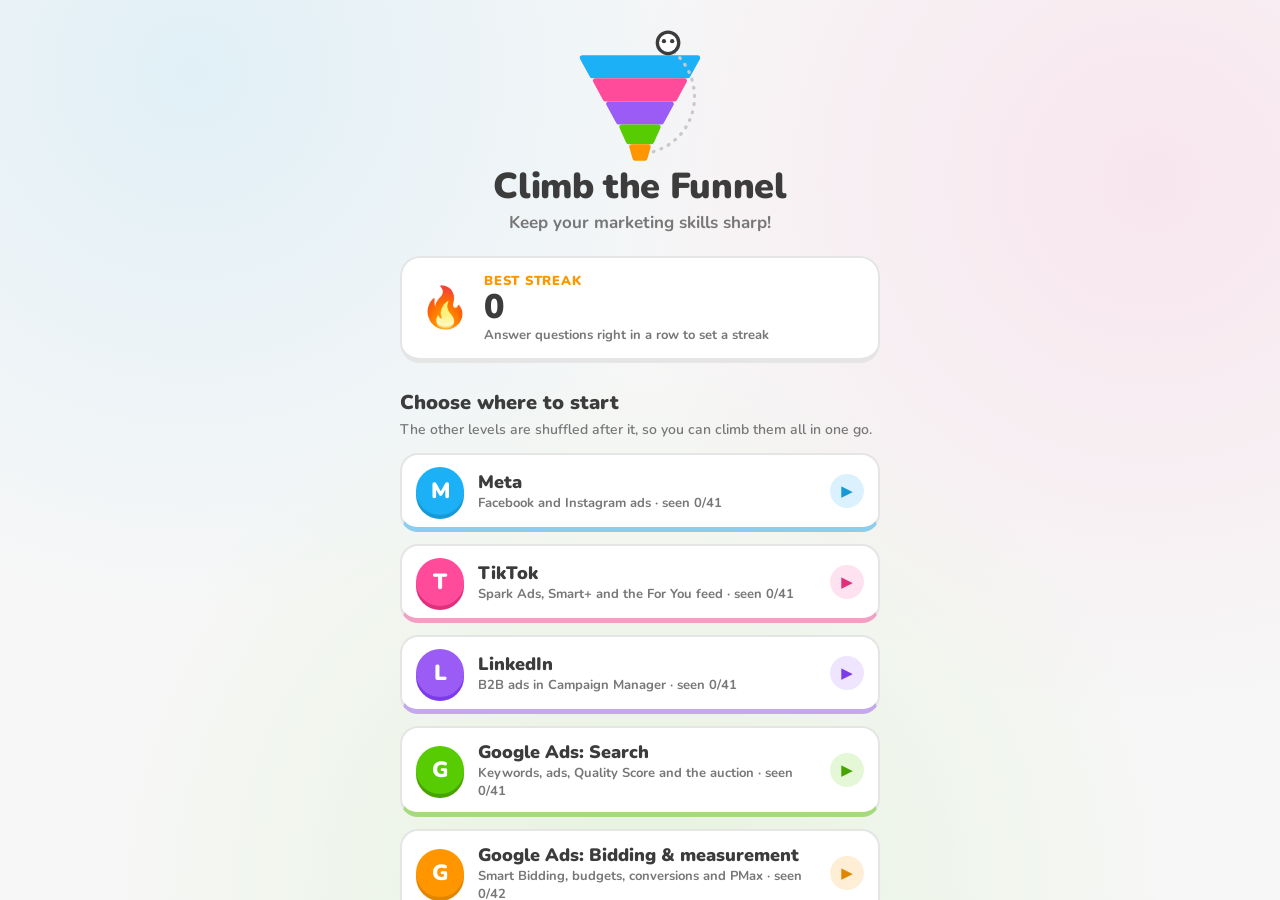
<file: index.html>
<!doctype html>
<html lang="en">
<head>
  <meta charset="utf-8">
  <meta name="viewport" content="width=device-width, initial-scale=1">
  <title>Climb the Funnel</title>
  <link rel="icon" href="data:,">
  <link rel="preconnect" href="https://fonts.googleapis.com">
  <link rel="preconnect" href="https://fonts.gstatic.com" crossorigin>
  <link href="https://fonts.googleapis.com/css2?family=Nunito:wght@600;700;800;900&display=swap" rel="stylesheet">
  <link rel="stylesheet" href="css/styles.css">
</head>
<body>
  <!-- Home screen -->
  <main class="home" id="home">
    <div class="home-inner">
      <svg class="logo" viewBox="0 -26 160 162" aria-hidden="true">
        <!-- A funnel of level colours with the playing piece hopping up to the top -->
        <g stroke-linejoin="round" stroke-width="6">
          <path d="M10 10 H150 L138 32 H22 Z" fill="#1cb0f6" stroke="#1cb0f6"/>
          <path d="M26 38 H134 L122 60 H38 Z" fill="#ff4b9a" stroke="#ff4b9a"/>
          <path d="M42 66 H118 L106 88 H54 Z" fill="#9b5cf6" stroke="#9b5cf6"/>
          <path d="M58 94 H102 L94 112 H66 Z" fill="#58cc02" stroke="#58cc02"/>
          <path d="M70 118 H90 L86 132 H74 Z" fill="#ff9600" stroke="#ff9600"/>
        </g>
        <path d="M96 124 C150 108 164 40 120 2" fill="none" stroke="#c9c9c9" stroke-width="4" stroke-linecap="round" stroke-dasharray="1 9"/>
        <circle cx="114" cy="-8" r="13" fill="#fff" stroke="#3c3c3c" stroke-width="4"/>
        <circle cx="109" cy="-10" r="2.6" fill="#3c3c3c"/>
        <circle cx="119" cy="-10" r="2.6" fill="#3c3c3c"/>
      </svg>
      <h1 class="home-title">Climb the Funnel</h1>
      <p class="home-tagline">Keep your marketing skills sharp!</p>

      <section class="best-card" id="bestCard" aria-live="polite">
        <div class="best-flame" aria-hidden="true">🔥</div>
        <div class="best-text">
          <div class="best-label">Best streak <span class="best-new" id="bestNew" hidden>New best!</span></div>
          <div class="best-value" id="bestValue">0</div>
          <div class="best-sub" id="bestSub">Answer questions right in a row to set a streak</div>
        </div>
      </section>

      <h2 class="home-heading">Choose where to start</h2>
      <p class="home-hint">The other levels are shuffled after it, so you can climb them all in one go.</p>
      <div class="level-cards" id="levelCards"></div>
    </div>
  </main>

  <!-- Game screen -->
  <div class="play" id="play" hidden>
    <header class="hud">
      <button class="btn-home" id="homeBtn" type="button" aria-label="Home">🏠</button>
      <div class="hud-level" id="hudLevel">Loading…</div>
      <div class="progress" aria-label="Level progress">
        <div class="progress-fill" id="progressFill"></div>
      </div>
      <div class="hud-streak" id="hudStreak" title="Current streak of correct answers">🔥 0</div>
    </header>

    <main class="scroller" id="scroller">
      <div class="path" id="path"></div>
    </main>

    <footer class="dock">
      <div class="dock-msg" id="dockMsg">Roll the dice to start!</div>
      <button class="btn btn-roll" id="rollBtn" type="button" aria-label="Roll the dice">
        <span class="die" id="die" aria-hidden="true"></span>
        <span class="btn-roll-label">Roll</span>
      </button>
    </footer>
  </div>

  <!-- "Next up" moment between levels -->
  <div class="toast" id="toast" hidden aria-live="polite"></div>

  <!-- Question sheet -->
  <div class="sheet-backdrop" id="sheet" hidden>
    <section class="sheet" role="dialog" aria-modal="true" aria-labelledby="qPrompt">
      <div class="sheet-body">
        <div class="q-tags" id="qTags"></div>
        <h2 class="q-prompt" id="qPrompt"></h2>
        <div class="q-options" id="qOptions" role="radiogroup"></div>
      </div>
      <div class="feedback" id="feedback">
        <div class="feedback-inner">
          <div class="feedback-text">
            <div class="feedback-title" id="fbTitle"></div>
            <div class="feedback-missed" id="fbMissed" hidden></div>
            <p class="feedback-expl" id="fbExpl"></p>
            <a class="feedback-src" id="fbSrc" target="_blank" rel="noopener">Source ↗</a>
          </div>
          <button class="btn btn-check" id="checkBtn" type="button" disabled>Check</button>
        </div>
      </div>
    </section>
  </div>

  <!-- Level complete -->
  <div class="modal-backdrop" id="complete" hidden>
    <section class="modal" role="dialog" aria-modal="true" aria-labelledby="completeTitle">
      <div class="modal-trophy" id="modalIcon" aria-hidden="true">🏆</div>
      <h2 id="completeTitle">Level complete!</h2>
      <p id="completeText"></p>
      <div class="modal-actions" id="completeActions"></div>
    </section>
  </div>

  <!-- Dice roll -->
  <div class="dice-stage" id="diceStage" hidden aria-hidden="true">
    <div class="dice-backdrop" id="diceBackdrop"></div>
    <div class="dice-spot">
      <div class="dice-shadow" id="diceShadow"></div>
      <div class="dice-throw" id="diceThrow">
        <div class="cube" id="cube"></div>
      </div>
      <div class="dice-label" id="diceLabel"></div>
    </div>
  </div>



  <script src="js/ml.js"></script>
  <script src="data/manifest.js"></script>
  <script src="js/logic.js"></script>
  <script src="js/path.js"></script>
  <script src="js/storage.js"></script>
  <script src="js/fx.js"></script>
  <script src="js/board.js"></script>
  <script src="js/app.js"></script>
</body>
</html>
</file>
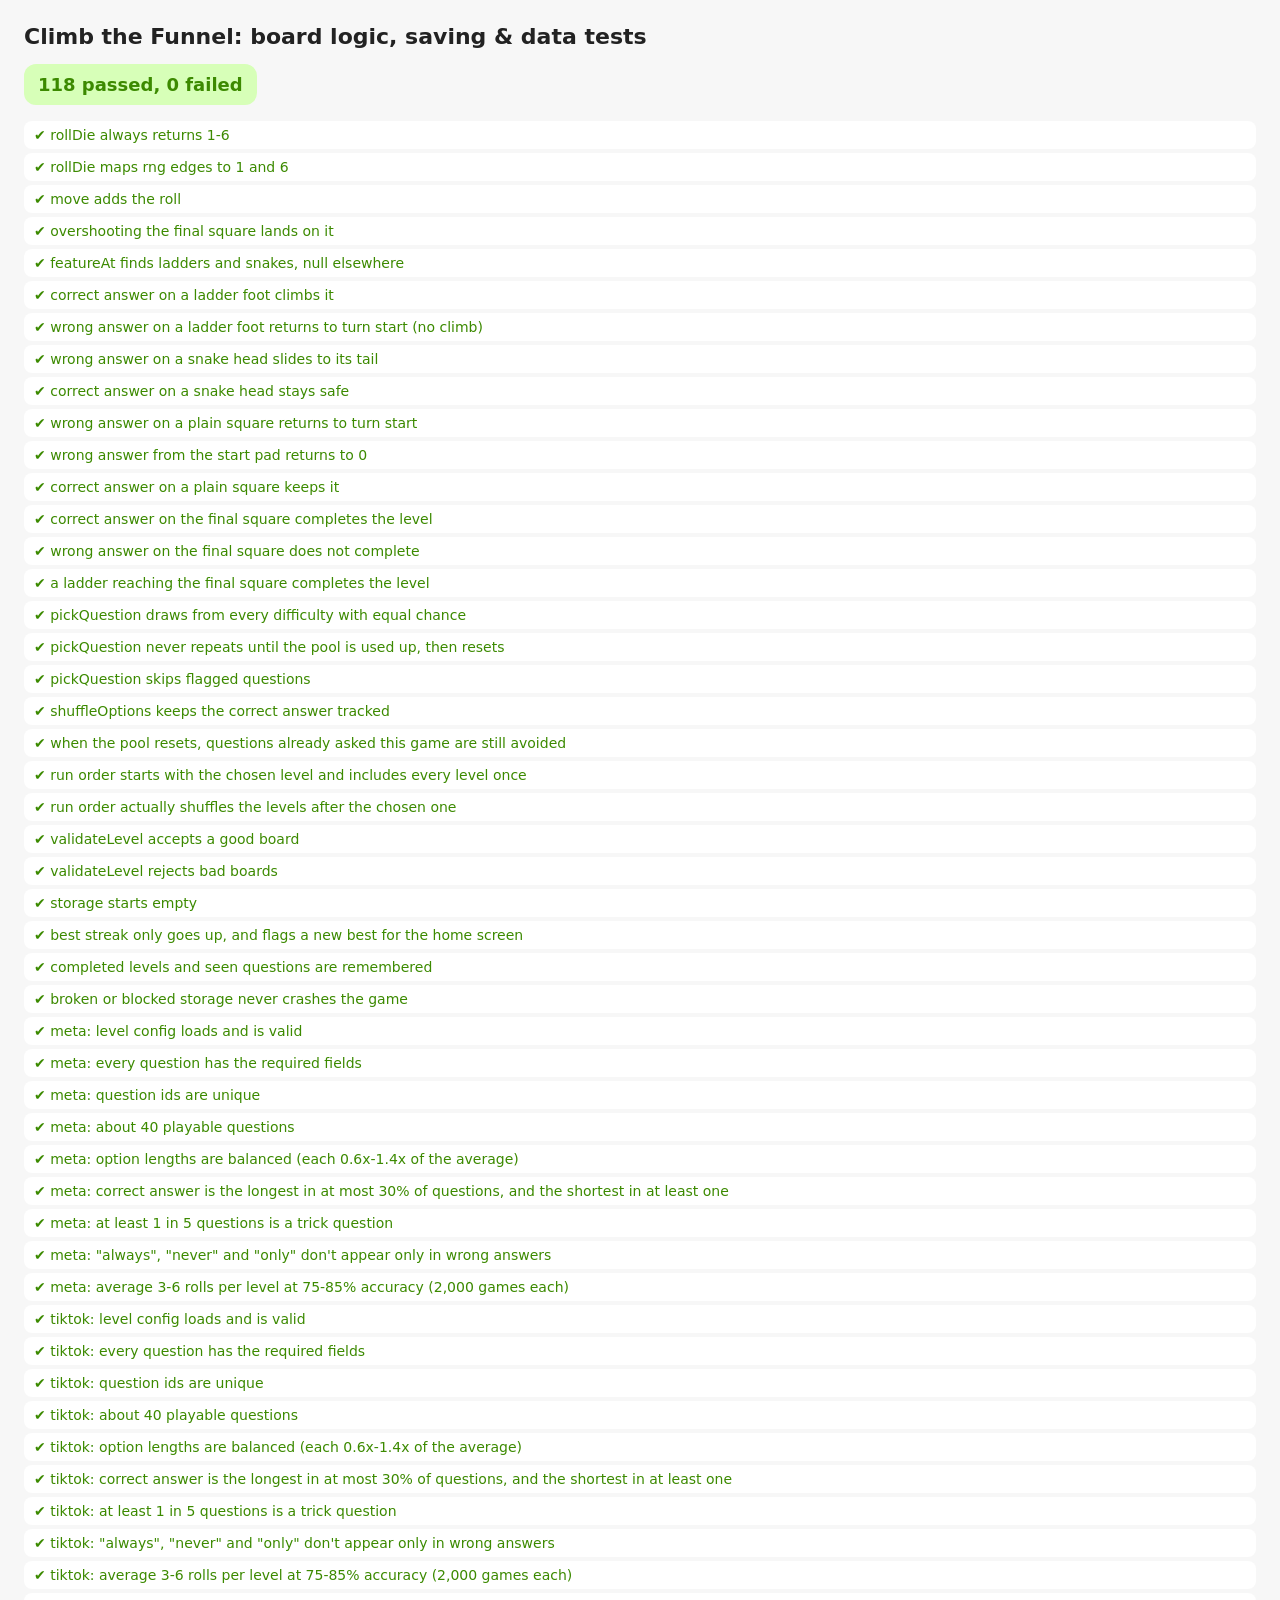
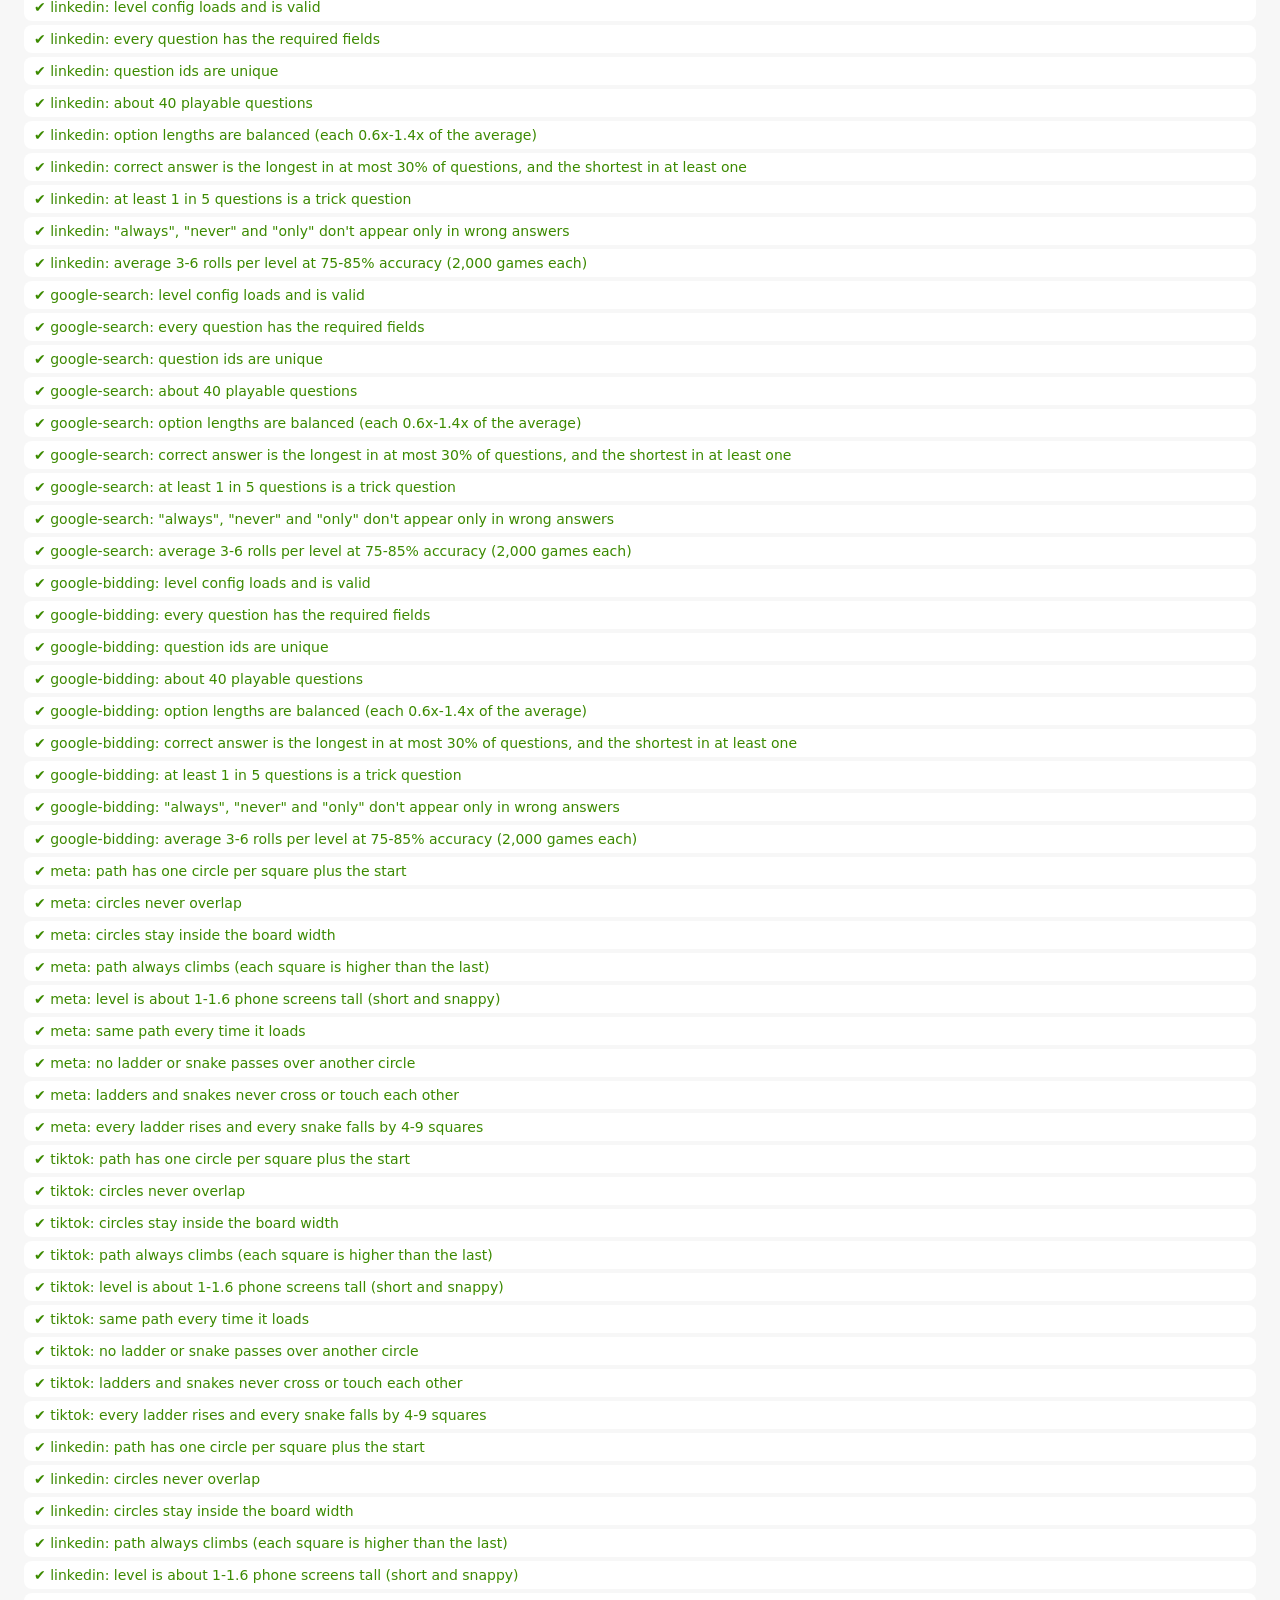
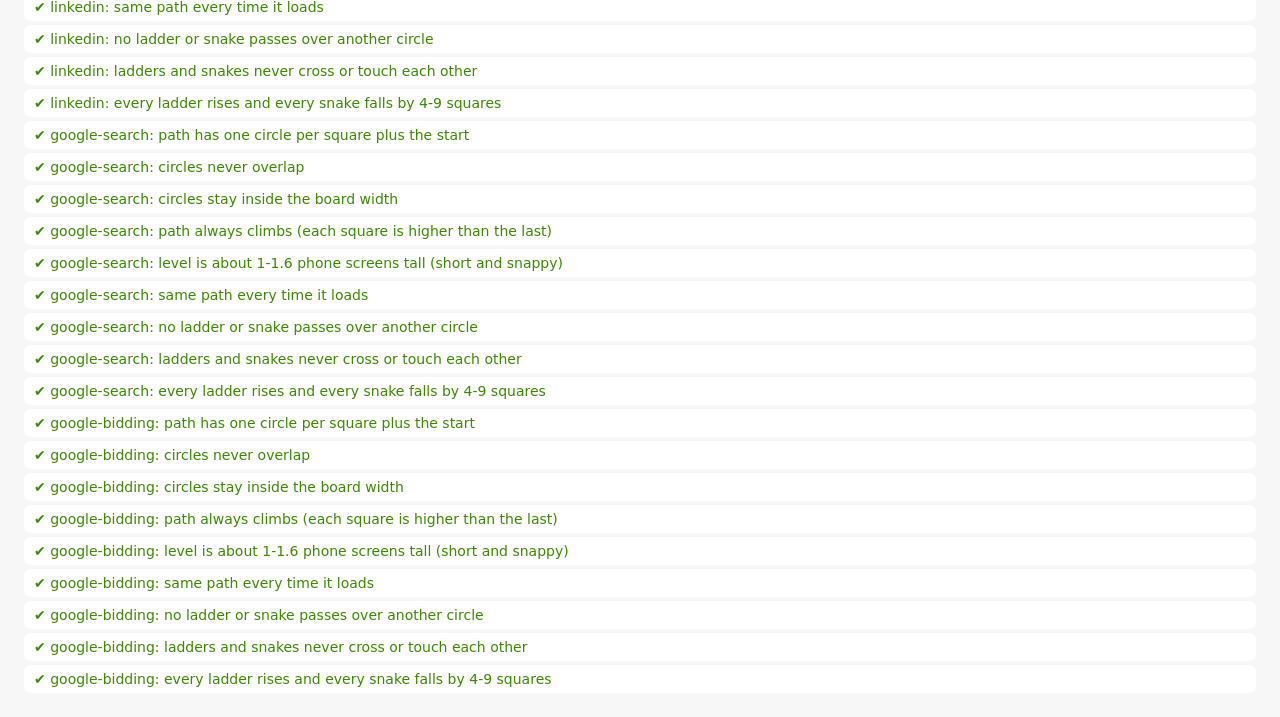
<file: tests.html>
<!doctype html>
<html lang="en">
<head>
  <meta charset="utf-8">
  <meta name="viewport" content="width=device-width, initial-scale=1">
  <title>Climb the Funnel tests</title>
  <link rel="icon" href="data:,">
  <style>
    body { font-family: system-ui, sans-serif; margin: 24px; background: #f7f7f7; color: #222; }
    h1 { font-size: 22px; }
    #summary { font-weight: 800; font-size: 18px; padding: 10px 14px; border-radius: 12px; display: inline-block; }
    #summary.pass { background: #d7ffb8; color: #3c8a00; }
    #summary.fail { background: #ffdfe0; color: #c62828; }
    ul { list-style: none; padding: 0; }
    li { padding: 6px 10px; margin: 4px 0; border-radius: 8px; background: #fff; font-size: 14px; }
    li.pass { color: #3c8a00; }
    li.fail { color: #c62828; background: #ffdfe0; font-weight: 700; }
  </style>
</head>
<body>
  <h1>Climb the Funnel: board logic, saving &amp; data tests</h1>
  <div id="summary">Running…</div>
  <ul id="results"></ul>

  <script src="js/ml.js"></script>
  <script src="data/manifest.js"></script>
  <script src="js/logic.js"></script>
  <script src="js/path.js"></script>
  <script src="js/storage.js"></script>
  <script src="tests/runner.js"></script>
  <script src="tests/logic.test.js"></script>
  <script src="tests/storage.test.js"></script>
  <script>
    ML.loadLevels().then(function () {
      return ML.loadScript('tests/data.test.js');
    }).then(function () {
      return ML.loadScript('tests/path.test.js');
    }).then(runTests).catch(function (err) {
      document.getElementById('summary').textContent = err.message;
      document.getElementById('summary').className = 'fail';
    });
  </script>
</body>
</html>
</file>
<file: css/styles.css>
/* ===== Tokens ===== */
:root {
  --green: #58cc02;
  --green-dark: #46a302;
  --green-bg: #d7ffb8;
  --red: #ff4b4b;
  --red-dark: #ea2b2b;
  --red-bg: #ffdfe0;
  --blue: #1cb0f6;
  --yellow: #ffc800;
  --ink: #3c3c3c;
  --ink-soft: #777;
  --line: #e5e5e5;
  --bg: #f7f7f7;
  --card: #fff;
  --theme: var(--blue);
  --theme-dark: #1899d6;
  --radius: 16px;
  --font: 'Nunito', ui-rounded, 'Segoe UI', system-ui, sans-serif;
}

* { box-sizing: border-box; }
html, body { height: 100%; }
body {
  margin: 0;
  font-family: var(--font);
  font-weight: 700;
  color: var(--ink);
  background: var(--bg);
  display: flex;
  flex-direction: column;
  overflow: hidden;
}
button { font-family: inherit; }

/* ===== HUD ===== */
.hud {
  display: flex;
  align-items: center;
  gap: 12px;
  padding: 12px 16px;
  background: var(--card);
  border-bottom: 2px solid var(--line);
  z-index: 5;
}
.hud-level {
  font-weight: 900;
  color: #fff;
  background: var(--theme);
  padding: 6px 12px;
  border-radius: 12px;
  white-space: nowrap;
  font-size: 15px;
}
.progress {
  flex: 1;
  height: 16px;
  background: var(--line);
  border-radius: 999px;
  overflow: hidden;
}
.progress-fill {
  height: 100%;
  width: 0;
  background: var(--theme);
  border-radius: 999px;
  transition: width 0.4s ease;
}
.hud-streak { color: #ff9600; white-space: nowrap; font-size: 16px; font-weight: 900; }
.btn-home {
  flex: none;
  width: 40px;
  height: 40px;
  border-radius: 12px;
  border: 2px solid var(--line);
  border-bottom-width: 4px;
  background: var(--card);
  font-size: 19px;
  line-height: 1;
  cursor: pointer;
  display: flex;
  align-items: center;
  justify-content: center;
}
.btn-home:active { transform: translateY(2px); border-bottom-width: 2px; }

/* ===== Screens ===== */
.play { flex: 1; min-height: 0; display: flex; flex-direction: column; }
.play[hidden], .home[hidden] { display: none; }

/* ===== Home ===== */
.home {
  flex: 1;
  overflow-y: auto;
  padding: 28px 16px 40px;
  background:
    radial-gradient(circle at 15% 8%, rgba(28,176,246,0.10), transparent 40%),
    radial-gradient(circle at 90% 20%, rgba(255,75,154,0.10), transparent 40%),
    radial-gradient(circle at 50% 100%, rgba(88,204,2,0.10), transparent 50%),
    var(--bg);
}
.home-inner { max-width: 480px; margin: 0 auto; text-align: center; }
.logo { width: 132px; height: auto; display: block; margin: 0 auto 6px; animation: logo-bob 2.4s ease-in-out infinite; }
@keyframes logo-bob { 50% { transform: translateY(-5px); } }
.home-title { font-size: 36px; font-weight: 900; line-height: 1.05; margin: 4px 0 6px; letter-spacing: -0.01em; }
.home-tagline { margin: 0 0 22px; font-size: 17px; color: var(--ink-soft); }

.best-card {
  display: flex;
  align-items: center;
  gap: 14px;
  text-align: left;
  background: var(--card);
  border: 2px solid var(--line);
  border-bottom-width: 5px;
  border-radius: 20px;
  padding: 14px 18px;
  margin-bottom: 26px;
}
.best-flame { font-size: 40px; line-height: 1; }
.best-label { font-size: 13px; font-weight: 900; text-transform: uppercase; letter-spacing: 0.06em; color: #ff9600; }
.best-value { font-size: 34px; font-weight: 900; line-height: 1.05; }
.best-sub { font-size: 13px; color: var(--ink-soft); }
.best-new {
  display: inline-block;
  margin-left: 6px;
  background: #ff9600;
  color: #fff;
  border-radius: 999px;
  padding: 2px 8px;
  font-size: 11px;
  animation: pop-in 0.5s cubic-bezier(.3,1.6,.5,1);
}
.best-new[hidden] { display: none; }
@keyframes pop-in { from { transform: scale(0.3); opacity: 0; } }

.home-heading { font-size: 20px; font-weight: 900; margin: 0 0 4px; text-align: left; }
.home-hint { margin: 0 0 14px; font-size: 14px; color: var(--ink-soft); text-align: left; font-weight: 600; }
.level-cards { display: flex; flex-direction: column; gap: 12px; }
.level-card {
  display: flex;
  align-items: center;
  gap: 14px;
  width: 100%;
  text-align: left;
  background: var(--card);
  border: 2px solid var(--line);
  border-bottom: 5px solid color-mix(in srgb, var(--theme) 45%, var(--line));
  border-radius: 18px;
  padding: 12px 14px;
  cursor: pointer;
  color: var(--ink);
  transition: transform 0.08s;
}
.level-card:hover { border-color: color-mix(in srgb, var(--theme) 40%, var(--line)); }
.level-card:active { transform: translateY(3px); border-bottom-width: 2px; }
.level-card-badge {
  flex: none;
  width: 48px;
  height: 48px;
  border-radius: 50%;
  background: var(--theme);
  box-shadow: 0 4px 0 var(--theme-dark);
  color: #fff;
  font-size: 22px;
  font-weight: 900;
  display: flex;
  align-items: center;
  justify-content: center;
}
.level-card-text { flex: 1; min-width: 0; display: flex; flex-direction: column; }
.level-card-name { font-size: 18px; font-weight: 900; }
.level-card-sub { font-size: 13px; color: var(--ink-soft); font-weight: 700; }
.level-card-side {
  flex: none;
  width: 34px;
  height: 34px;
  border-radius: 50%;
  background: color-mix(in srgb, var(--theme) 16%, #fff);
  color: var(--theme-dark);
  display: flex;
  align-items: center;
  justify-content: center;
  font-size: 15px;
  font-weight: 900;
}
.level-card-side.done { background: var(--theme); color: #fff; }

/* ===== "Next up" moment between levels ===== */
.toast {
  position: fixed;
  left: 50%;
  top: 38%;
  transform: translate(-50%, -50%);
  z-index: 22;
  background: var(--card);
  border: 2px solid var(--line);
  border-bottom: 6px solid var(--theme-dark);
  border-radius: 22px;
  padding: 18px 26px;
  text-align: center;
  width: max-content;
  max-width: calc(100% - 32px);
  animation: pop-in 0.35s cubic-bezier(.3,1.6,.5,1);
}
.toast[hidden] { display: none; }
.toast-title { font-size: 22px; font-weight: 900; }
.toast-sub { font-size: 16px; color: var(--theme-dark); margin-top: 4px; }

/* ===== Board path ===== */
.scroller {
  flex: 1;
  overflow-y: auto;
  overflow-x: hidden;
  padding: 16px;
}
.path {
  max-width: 480px;
  margin: 0 auto;
  display: flex;
  flex-direction: column-reverse; /* Level 1 at the bottom, climbing up */
}
.section { --theme: var(--blue); }

/* The board is as tall as its winding path; sizes inside use container units (cqi = 1% of board width). */
.board {
  position: relative;
  width: 100%;
  container-type: inline-size;
}
.trail, .overlay, .stones {
  position: absolute;
  inset: 0;
  width: 100%;
  height: 100%;
  pointer-events: none;
}
.trail-line {
  fill: none;
  stroke: color-mix(in srgb, var(--theme) 28%, #fff);
  stroke-width: 9;
  stroke-linecap: round;
  stroke-linejoin: round;
  stroke-dasharray: 1 22;
}

/* Stones: chunky raised circles, all in the level's one theme colour.
   Ahead = light tint of the theme; passed = full theme colour. */
.stone {
  position: absolute;
  width: 15.333%; /* 92 of 600 board units */
  aspect-ratio: 1;
}
.stone-face {
  width: 100%;
  height: 100%;
  border-radius: 50%;
  background: color-mix(in srgb, var(--theme) 30%, #fff);
  box-shadow: 0 1.3cqi 0 color-mix(in srgb, var(--theme) 50%, #fff),
              inset 0 -0.8cqi 0 rgba(0,0,0,0.06);
  color: color-mix(in srgb, var(--theme-dark) 85%, #000);
  display: flex;
  align-items: center;
  justify-content: center;
  font-size: 5.2cqi;
  font-weight: 900;
  transition: background 0.3s, box-shadow 0.3s, color 0.3s;
}
.stone.passed .stone-face {
  background: var(--theme);
  box-shadow: 0 1.3cqi 0 var(--theme-dark), inset 0 -0.8cqi 0 rgba(0,0,0,0.08);
  color: #fff;
}
.stone.start .stone-face {
  background: #fff;
  box-shadow: 0 1.3cqi 0 color-mix(in srgb, var(--theme) 50%, #fff), inset 0 0 0 0.8cqi var(--theme);
  color: var(--theme-dark);
  font-size: 4.2cqi;
}
.stone.final .stone-face {
  background: var(--yellow);
  box-shadow: 0 1.3cqi 0 #e0a800;
  color: #fff;
  font-size: 7cqi;
}
.stone-badge {
  position: absolute;
  right: -8%;
  top: -8%;
  width: 42%;
  aspect-ratio: 1;
  border-radius: 50%;
  border: 0.6cqi solid #fff;
  display: flex;
  align-items: center;
  justify-content: center;
}
.stone-badge svg { width: 72%; height: 72%; }
.stone-badge-ladder { background: var(--green); }
.stone-badge-snake { background: var(--red); }

/* Level banner: where the path enters a level */
.banner {
  margin: 4px 0 10px;
  padding: 14px 18px;
  border-radius: var(--radius);
  background: var(--theme);
  box-shadow: 0 5px 0 var(--theme-dark);
  color: #fff;
}
.banner-title { font-size: 18px; font-weight: 900; line-height: 1.15; }
.banner-sub { font-size: 13px; opacity: 0.9; }

/* Playing piece: the outer element moves; the body hops and squashes. */
.token {
  position: absolute;
  width: 9.5cqi;
  aspect-ratio: 1;
  transform: translate(-50%, -62%);
  z-index: 3;
  pointer-events: none;
}
.token-body {
  width: 100%;
  height: 100%;
  border-radius: 50%;
  background: #fff;
  border: 0.9cqi solid var(--ink);
  box-shadow: 0 1cqi 0 rgba(0,0,0,0.25);
  transform-origin: 50% 100%;
  position: relative;
}
/* Two little eyes for a bit of character. */
.token-body::before, .token-body::after {
  content: '';
  position: absolute;
  top: 34%;
  width: 18%;
  height: 26%;
  border-radius: 50%;
  background: var(--ink);
}
.token-body::before { left: 26%; }
.token-body::after { right: 26%; }

/* ===== Dock ===== */
.dock {
  display: flex;
  align-items: center;
  gap: 12px;
  padding: 12px 16px calc(12px + env(safe-area-inset-bottom));
  background: var(--card);
  border-top: 2px solid var(--line);
  z-index: 5;
}
.dock-msg { flex: 1; font-size: 15px; color: var(--ink-soft); }

.btn {
  border: 0;
  border-radius: var(--radius);
  font-weight: 900;
  font-size: 17px;
  text-transform: uppercase;
  letter-spacing: 0.03em;
  padding: 14px 22px;
  cursor: pointer;
  color: #fff;
}
.btn:disabled { cursor: default; opacity: 0.5; }
.btn-roll {
  background: var(--green);
  display: flex;
  align-items: center;
  gap: 10px;
}

/* Die face: 3x3 pip grid */
.die {
  width: 34px;
  height: 34px;
  background: #fff;
  border-radius: 8px;
  display: grid;
  grid-template: repeat(3, 1fr) / repeat(3, 1fr);
  padding: 4px;
}
.pip { width: 7px; height: 7px; border-radius: 50%; background: var(--ink); place-self: center; }

/* ===== Question sheet ===== */
.sheet-backdrop, .modal-backdrop {
  position: fixed;
  inset: 0;
  background: rgba(0,0,0,0.35);
  display: flex;
  align-items: flex-end;
  justify-content: center;
  z-index: 20;
}
.sheet-backdrop[hidden], .modal-backdrop[hidden] { display: none; }
.sheet {
  width: 100%;
  max-width: 640px;
  max-height: 92vh;
  background: var(--card);
  border-radius: 24px 24px 0 0;
  display: flex;
  flex-direction: column;
  overflow-y: auto;
}
.sheet-body { padding: 20px 16px 8px; }
.q-tags { display: flex; flex-wrap: wrap; gap: 6px; margin-bottom: 10px; }
.tag {
  font-size: 12px;
  font-weight: 800;
  padding: 4px 10px;
  border-radius: 999px;
  background: var(--bg);
  color: var(--ink-soft);
}
.tag-ladder { background: var(--green-bg); color: var(--green-dark); }
.tag-snake { background: var(--red-bg); color: var(--red-dark); }
.tag-final { background: #fff4c2; color: #9a7200; }
.q-prompt { font-size: 20px; font-weight: 800; line-height: 1.35; margin: 0 0 14px; }
.q-not { color: var(--red-dark); text-decoration: underline; text-decoration-thickness: 3px; text-underline-offset: 3px; }
.q-options { display: flex; flex-direction: column; gap: 10px; }
.option {
  text-align: left;
  font-size: 16px;
  font-weight: 700;
  color: var(--ink);
  background: var(--card);
  border: 2px solid var(--line);
  border-bottom-width: 4px;
  border-radius: 14px;
  padding: 12px 14px;
  cursor: pointer;
}
.option.selected { border-color: var(--blue); background: #ddf4ff; color: #1899d6; }
.option.correct { border-color: var(--green); background: var(--green-bg); color: var(--green-dark); }
.option.wrong { border-color: var(--red); background: var(--red-bg); color: var(--red-dark); }
.option:disabled { cursor: default; }

.feedback {
  position: sticky;
  bottom: 0;
  background: var(--card);
  border-top: 2px solid var(--line);
  padding: 14px 16px calc(14px + env(safe-area-inset-bottom));
}
.feedback-inner { display: flex; flex-direction: column; gap: 12px; }
.feedback-text { display: none; }
.feedback.is-correct { background: var(--green-bg); border-top-color: transparent; }
.feedback.is-wrong { background: var(--red-bg); border-top-color: transparent; }
.feedback.is-correct .feedback-text, .feedback.is-wrong .feedback-text { display: block; }
.feedback-title { font-size: 22px; font-weight: 900; }
.is-correct .feedback-title { color: var(--green-dark); }
.is-wrong .feedback-title { color: var(--red-dark); }
.feedback-missed { margin-top: 6px; font-size: 15px; color: var(--red-dark); }
.feedback-expl { margin: 6px 0; font-size: 15px; font-weight: 600; line-height: 1.45; }
.feedback-src { font-size: 13px; color: inherit; opacity: 0.75; }
.btn-check { background: var(--green); width: 100%; }
.is-wrong .btn-check { background: var(--red); }

/* ===== Modal ===== */
.modal-backdrop { align-items: center; padding: 16px; }
.modal {
  background: var(--card);
  border-radius: 24px;
  padding: 28px 22px 22px;
  width: 100%;
  max-width: 400px;
  text-align: center;
}
.modal h2 { margin: 6px 0; font-size: 26px; font-weight: 900; }
.modal p { color: var(--ink-soft); margin: 0 0 18px; }
.modal-trophy { font-size: 56px; }
.modal-actions { display: flex; flex-direction: column; gap: 10px; }
.btn-primary { background: var(--green); }
.btn-secondary { background: var(--card); color: var(--blue); border: 2px solid var(--line); }

/* ===== Dice roll ===== */
.dice-stage {
  position: fixed;
  inset: 0;
  z-index: 25;
  display: flex;
  align-items: center;
  justify-content: center;
}
.dice-stage[hidden] { display: none; }
.dice-backdrop { position: absolute; inset: 0; background: rgba(20, 30, 50, 0.25); }
.dice-spot {
  --size: 110px;
  --half: 55px;
  position: relative;
  width: var(--size);
  height: var(--size);
  perspective: 700px;
}
/* preserve-3d all the way down so perspective reaches the cube and faces sort correctly */
.dice-throw { width: 100%; height: 100%; transform-style: preserve-3d; }
.cube {
  position: relative;
  width: 100%;
  height: 100%;
  transform-style: preserve-3d;
}
.cube-core {
  position: absolute;
  inset: 0;
  background: #dcdcdc;
}
.cube-face {
  position: absolute;
  inset: 0;
  background: #fff;
  border-radius: 18px;
  border: 4px solid #dcdcdc;
  box-shadow: inset 0 -8px 0 #ededed;
  display: grid;
  grid-template: repeat(3, 1fr) / repeat(3, 1fr);
  padding: 14px;
  backface-visibility: hidden;
}
.cube-pip { width: 20px; height: 20px; border-radius: 50%; background: var(--theme, #1cb0f6); place-self: center; }
.dice-shadow {
  position: absolute;
  left: 10%; right: 10%;
  bottom: -26px;
  height: 18px;
  border-radius: 50%;
  background: rgba(0,0,0,0.25);
  filter: blur(3px);
}
.dice-label {
  position: absolute;
  left: 50%;
  top: calc(100% + 34px);
  transform: translateX(-50%) scale(0.5);
  opacity: 0;
  font-size: 44px;
  font-weight: 900;
  color: #fff;
  -webkit-text-stroke: 2px rgba(0,0,0,0.15);
  text-shadow: 0 4px 0 rgba(0,0,0,0.2);
  transition: transform 0.2s cubic-bezier(.3,1.6,.5,1), opacity 0.15s;
}
.dice-label.show { opacity: 1; transform: translateX(-50%) scale(1); }



@media (min-width: 700px) {
  .sheet { border-radius: 24px; margin-bottom: 24px; }
  .feedback-inner { flex-direction: row; align-items: center; }
  .feedback-text { flex: 1; }
  .btn-check { width: auto; min-width: 160px; align-self: flex-end; }
}
</file>
